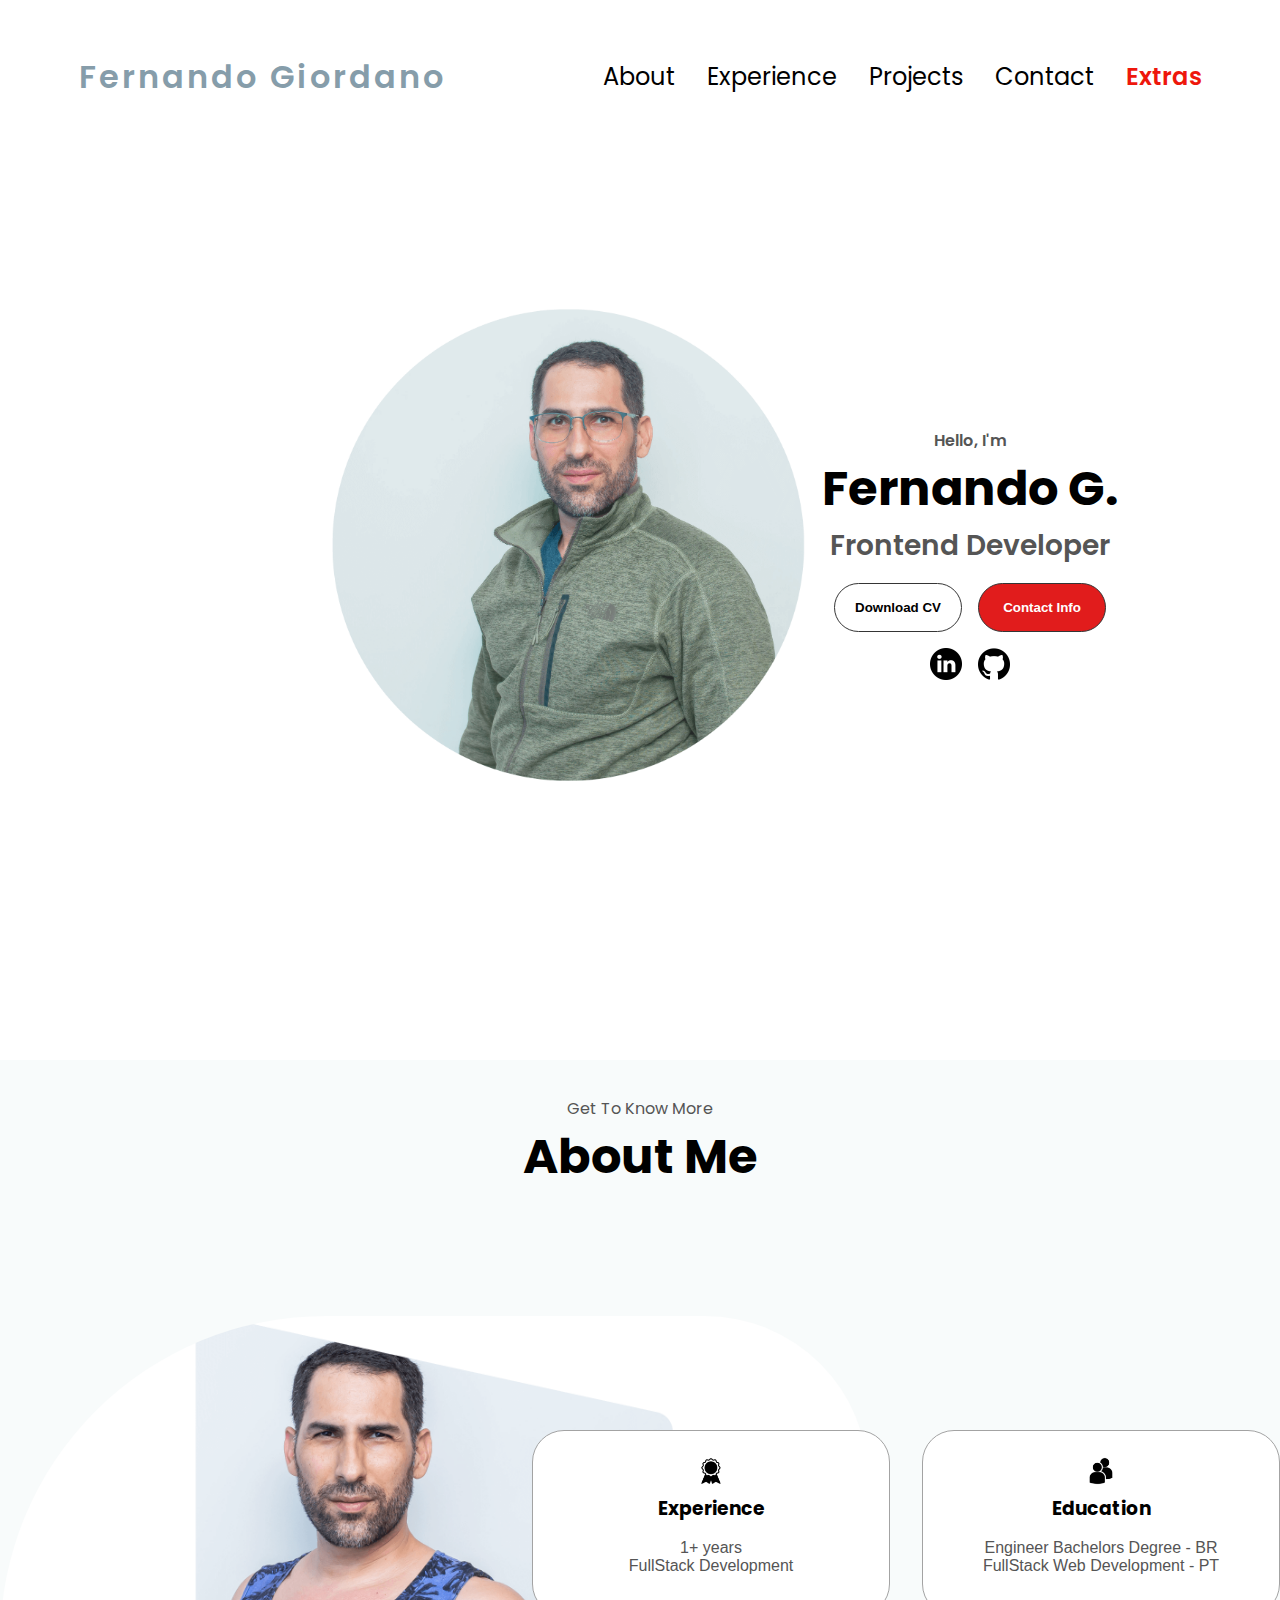
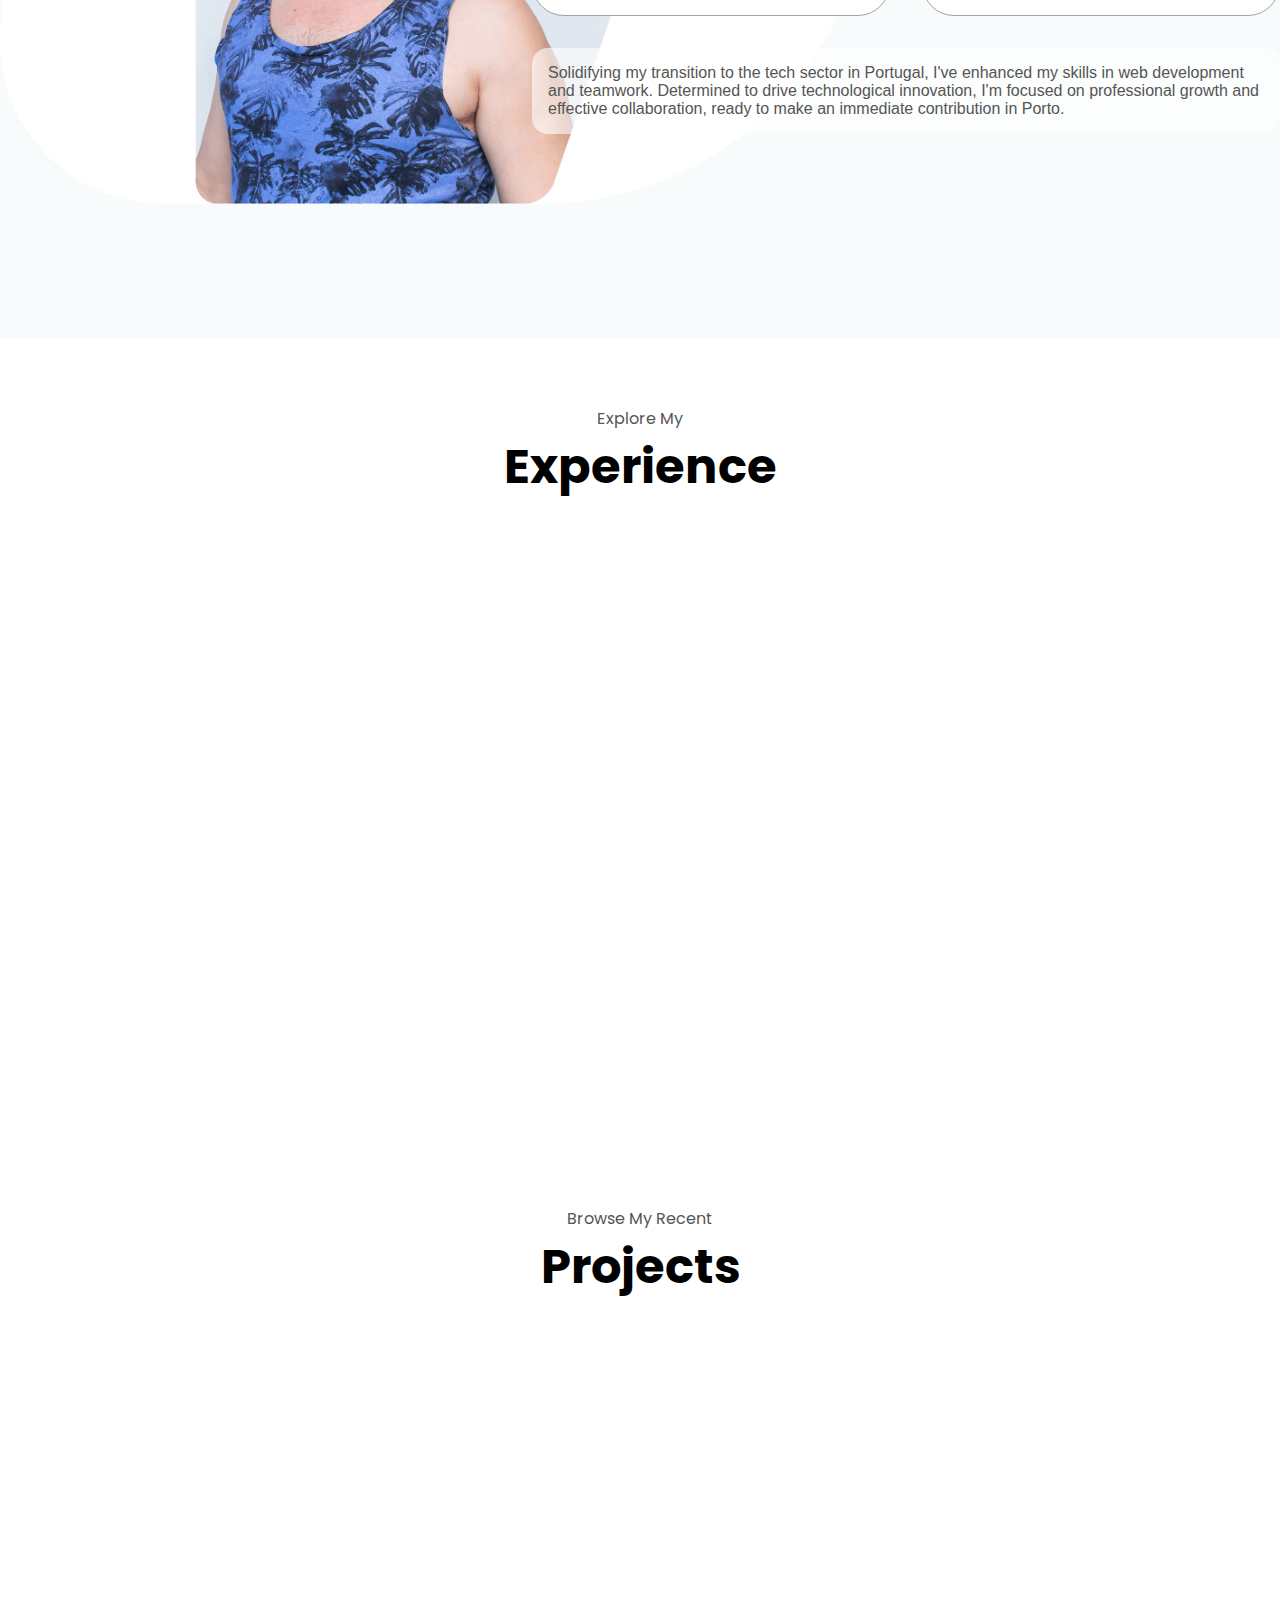
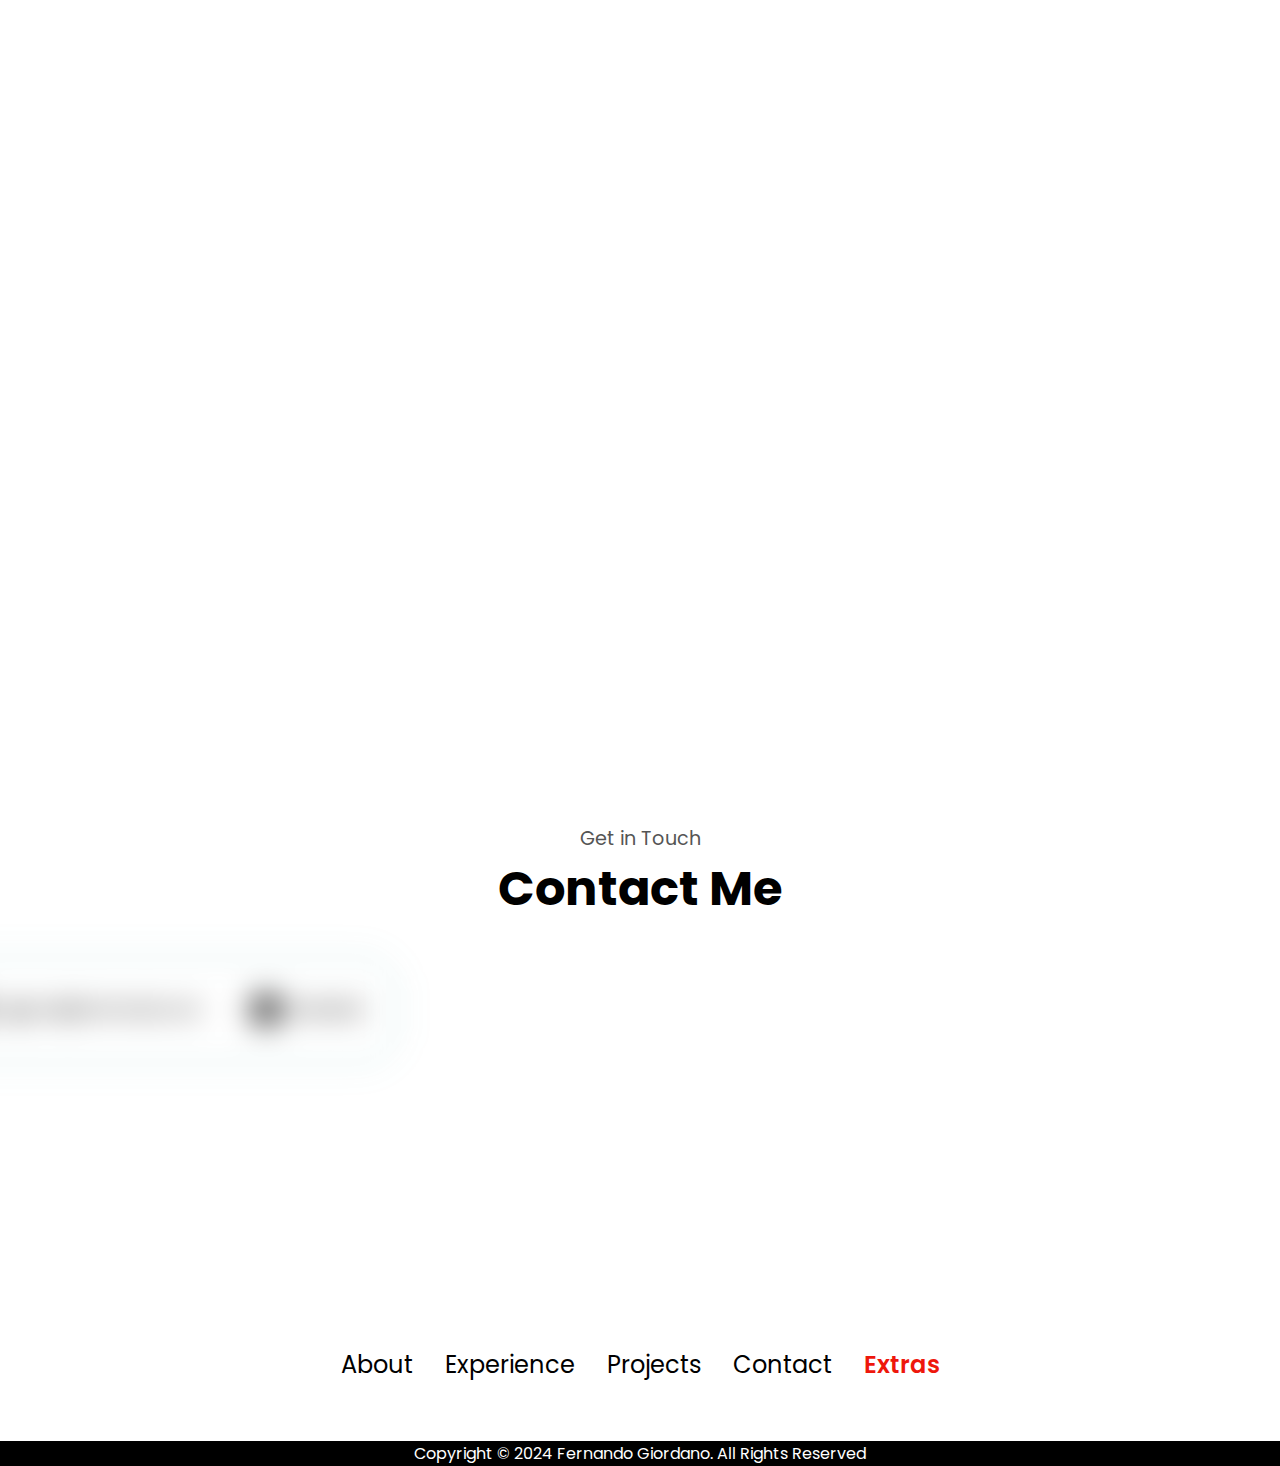
<file: index.html>
<!DOCTYPE html>
<html lang="en">

<head>
  <meta charset="UTF-8" />
  <meta name="viewport" content="width=device-width, initial-scale=1.0" />
  <link rel="stylesheet" href="style.css" />

  <link rel="stylesheet" href="mediaqueries.css" media="all" />
  <title>Portfolio</title>
</head>

<body>
  <nav id="desktop-nav">
    <div class="logo">Fernando Giordano</div>
    <div>
      <ul class="nav-links">
        <li><a href="#about">About</a></li>
        <li><a href="#experience">Experience</a></li>
        <li><a href="#projects">Projects</a></li>
        <li><a href="#contact">Contact</a></li>
        <li><a style="color: rgb(238, 23, 12); font-weight: 600;" href="./extras.html">Extras</a></li>
      </ul>
    </div>
  </nav>
  <nav id="hamburger-nav">
    <div class="logo">FG.</div>
    <div class="hamburger-menu">
      <div class="hamburger-icon" onclick="toggleMenu()">
        <span></span>
        <span></span>
        <span></span>
      </div>
      <div class="menu-links">
        <li><a href="#about" onclick="toggleMenu()">About</a></li>
        <li><a href="#experience" onclick="toggleMenu()">Experience</a></li>
        <li><a href="#projects" onclick="toggleMenu()">Projects</a></li>
        <li><a href="#contact" onclick="toggleMenu()">Contact</a></li>
        <li><a href="./extras.html" onclick="toggleMenu()">Extras</a></li>
      </div>
    </div>
  </nav>
  <section id="profile">
    <div class="section__pic-container">
      <img src="./assets/profileFQ_pic.png" alt="Fernando Giordano" class="pic" />
    </div>
    <div class="section__text">
      <p class="section__text__p1">Hello, I'm</p>
      <h1 class="tittle">Fernando G.</h1>
      <p class="section__text__p2">Frontend Developer</p>
      <div class="btn-container">
        <button class="btn btn-color-2" onclick="window.open('./assets/resume.pdf')">
          Download CV
        </button>
        <button class="btn btn-color-1" onclick="location.href='./#contact'">
          Contact Info
        </button>
      </div>
      <div id="socials-container">
        <img src="./assets/linkedin.png" alt="My LinkedIn profile" class="icon"
          onclick="location.href='https://www.linkedin.com/in/fernando-g-tech/'" />
        <img src="./assets/github.png" alt="My Github profile" class="icon"
          onclick="location.href='https://github.com/fqgiord/'" />
      </div>
    </div>
  </section>
  <section id="about">
    <p class="section__text__p1">Get To Know More</p>
    <h1 class="tittle">About Me</h1>
    <div class="section-container">
      <div class="section__pic-container">
        <img src="./assets/about-picfqg3.png" alt="Profile picture" class="about-pic" />
      </div>
      <div class="about-details-container">
        <div class="about-containers">
          <div class="details-container">
            <img src="./assets/experience.png" alt="Experience icon" class="icon" />
            <h3>Experience</h3>
            <p>1+ years <br />FullStack Development</p>
          </div>
          <div class="details-container">
            <img src="./assets/education.png" alt="Education icon" class="icon" />
            <h3>Education</h3>
            <p>
              Engineer Bachelors Degree - BR<br />FullStack Web Development -
              PT
            </p>
          </div>
        </div>
        <div class="text-container">
          <p>
            Solidifying my transition to the tech sector in Portugal, I've
            enhanced my skills in web development and teamwork. Determined to
            drive technological innovation, I'm focused on professional growth
            and effective collaboration, ready to make an immediate
            contribution in Porto.
          </p>
        </div>
      </div>
    </div>
    <!-- <img
        src="./assets/arrow.png"
        alt="Arrow icon"
        class="icon arrow"
        onclick="location.href='./#experience'"
      /> -->
  </section>
  <section id="experience">
    <p class="section__text__p1">Explore My</p>
    <h1 class="tittle">Experience</h1>
    <div class="experience-details-container">
      <div class="about-containers">
        <div class="details-container">
          <h2 class="experience-sub-tittle">Frontend Development</h2>
          <div class="article-container">
            <article>
              <img src="./assets/checkmark.png" alt="Experience icon" class="icon" />
              <div>
                <h3>HTML</h3>
                <p>Experienced</p>
              </div>
            </article>
            <article>
              <img src="./assets/checkmark.png" alt="Experience icon" class="icon" />
              <div>
                <h3>CSS</h3>
                <p>Experienced</p>
              </div>
            </article>
            <article>
              <img src="./assets/checkmark.png" alt="Experience icon" class="icon" />
              <div>
                <h3>JavaScript</h3>
                <p>Basic</p>
              </div>
            </article>
            <article>
              <img src="./assets/checkmark.png" alt="Experience icon" class="icon" />
              <div>
                <h3>Bootstrap</h3>
                <p>Basic</p>
              </div>
            </article>
            <article>
              <img src="./assets/checkmark.png" alt="Experience icon" class="icon" />
              <div>
                <h3>TypeScript</h3>
                <p>Basic</p>
              </div>
            </article>
            <article>
              <img src="./assets/checkmark.png" alt="Experience icon" class="icon" />
              <div>
                <h3>React</h3>
                <p>Basic</p>
              </div>
            </article>
          </div>
        </div>
        <div class="details-container">
          <h2 class="experience-sub-tittle">Backend Development</h2>
          <div class="article-container">
            <article>
              <img src="./assets/checkmark.png" alt="Experience icon" class="icon" />
              <div>
                <h3>Python</h3>
                <p>Intermediate</p>
              </div>
            </article>
            <article>
              <img src="./assets/checkmark.png" alt="Experience icon" class="icon" />
              <div>
                <h3>Flask</h3>
                <p>Basic</p>
              </div>
            </article>
            <article>
              <img src="./assets/checkmark.png" alt="Experience icon" class="icon" />
              <div>
                <h3>Java</h3>
                <p>Intermediate</p>
              </div>
            </article>
            <article>
              <img src="./assets/checkmark.png" alt="Experience icon" class="icon" />
              <div>
                <h3>Node JS</h3>
                <p>Intermediate</p>
              </div>
            </article>
            <article>
              <img src="./assets/checkmark.png" alt="Experience icon" class="icon" />
              <div>
                <h3>MySQL</h3>
                <p>Intermediate</p>
              </div>
            </article>
            <article>
              <img src="./assets/checkmark.png" alt="Experience icon" class="icon" />
              <div>
                <h3>Git</h3>
                <p>Intermediate</p>
              </div>
            </article>
          </div>
        </div>
      </div>
    </div>
    <!-- <img
        src="./assets/arrow.png"
        alt="Arrow icon"
        class="icon arrow"
        onclick="location.href='./#projects'"
      /> -->
  </section>
  <section id="projects">
    <p class="section__text__p1">Browse My Recent</p>
    <h1 class="tittle">Projects</h1>
    <div class="experience-details-container">
      <div class="about-containers">
        <div class="details-container color-container">
          <div class="article-container">
            <img src="./assets/todo_list.png" alt="Project One" class="project-img" />
          </div>
          <h2 class="experience-sub-tittle project-tittle">
            ToDo List - React
          </h2>
          <div class="btn-container">
            <button class="btn btn-color-2 project-btn" onclick="location.href='https://github.com/fqgiord/ToDo_List'">
              Github
            </button>
            <button class="btn btn-color-2 project-btn" onclick="location.href='https://github.com/'">
              Live Demo
            </button>
          </div>
        </div>
        <div class="details-container color-container">
          <div class="article-container">
            <img src="./assets/img2.png" alt="Project Two" class="project-img" />
          </div>
          <h2 class="experience-sub-tittle project-tittle">ecommerce</h2>
          <div class="btn-container">
            <button class="btn btn-color-2 project-btn"
              onclick="location.href='https://github.com/fqgiord/ecommerce/tree/main'">
              Github
            </button>
            <button class="btn btn-color-2 project-btn" onclick="location.href='https://github.com/'">
              Live Demo
            </button>
          </div>
        </div>
        <div class="details-container color-container">
          <div class="article-container">
            <img src="./assets/comming soon.png" alt="Project 3" class="project-img" />
          </div>
          <h2 class="experience-sub-tittle project-tittle">Project Three</h2>
          <div class="btn-container">
            <button class="btn btn-color-2 project-btn" onclick="location.href='https://github.com/'">
              Github
            </button>
            <button class="btn btn-color-2 project-btn" onclick="location.href='https://github.com/'">
              Live Demo
            </button>
          </div>
        </div>
      </div>
    </div>
    <!-- <img
        src="./assets/arrow.png"
        alt="Arrow icon"
        class="icon arrow"
        onclick="location.href='./#projects'"
      /> -->
  </section>
  <section id="contact">
    <p class="section__text_p1">Get in Touch</p>
    <h1 class="tittle">Contact Me</h1>
    <div class="contact-info-upper-container">
      <div class="contact-info-container">
        <img src="./assets/email.png" alt="Email icon" class="icon contact-icon email-icon" />
        <p><a href="mailto:fqgiord@hotmail.com">fqgiord@hotmail.com</a></p>
      </div>
      <div class="contact-info-container">
        <img src="./assets/linkedin.png" alt="LinkedIn icon" class="icon contact-icon" />
        <p><a href="https://www.linkedin.com">LinkedIn</a></p>
      </div>
    </div>
  </section>
  <footer>
    <nav>
      <div class="nav-links-container">
        <ul class="nav-links">
          <li><a href="#about">About</a></li>
          <li><a href="#experience">Experience</a></li>
          <li><a href="#projects">Projects</a></li>
          <li><a href="#contact">Contact</a></li>
          <li><a style="color: rgb(238, 23, 12); font-weight: 600;" href="./extras.html" href="#extras">Extras</a></li>
        </ul>
      </div>
    </nav>
    <p>Copyright &#169; 2024 Fernando Giordano. All Rights Reserved</p>
  </footer>
  <script src="script.js"></script>
</body>

</html>
</file>
<file: style.css>
/* General */

@import url("https://fonts.googleapis.com/css2?family=Poppins:ital,wght@0,100;0,200;0,300;0,400;0,500;0,600;0,700;0,800;0,900;1,100;1,200;1,300;1,400;1,500;1,600;1,700;1,800;1,900&display=swap");

* {
  margin: 0;
  padding: 0;
}

body {
  font-family: "Poppins", sans-serif;
}

html {
  scroll-behavior: smooth;
}

p {
  color: rgb(85, 85, 85);
}

/* transition */

a,
.btn {
  transition: all 300ms ease;
}

/* DESKTOP NAV */

nav,
.nav-links {
  display: flex;
}

nav {
  justify-content: space-around;
  align-items: center;
  height: 17vh;
}

.nav-links {
  gap: 2rem;
  list-style: none;
  font-size: 1.5rem;
}

a {
  color: black;
  text-decoration: none;
  text-decoration-color: rgb(248, 248, 250);
}

a:hover {
  color: rgb(108, 108, 108);
  text-decoration: underline;
  text-underline-offset: 1rem;
  text-decoration-color: rgba(161, 187, 198, 0.1);
  color: rgba(161, 187, 198, 0.9);
  font-weight: 700;
}

.logo {
  font-size: 2rem;
  font-weight: 600;
  color: #869daa;
  letter-spacing: 3px;
}

.logo:hover {
  cursor: default;
}

/* HAMBURGER MENU  */

#hamburger-nav {
  display: none;
}

.hamburger-menu {
  position: relative;
  display: inline-block;
}

.hamburger-icon {
  display: flex;
  flex-direction: column;
  justify-content: space-between;
  height: 24px;
  width: 30px;
  cursor: pointer;
}

.hamburger-icon span {
  width: 100%;
  height: 2px;
  background-color: black;
  transition: all 0.3 ease-in-out;
}

.menu-links {
  position: absolute;
  top: 100%;
  right: 0;
  background-color: rgba(255, 255, 255, 0.6);
  width: fit-content;
  max-height: 0;
  overflow: hidden;
  transition: all 0.3 ease-in-out;
  border-style: solid;
  border-top: 0;
  border-bottom: 0;
  border-left: 0;
  border-width: 0.19rem;
  border-color: rgba(13, 13, 13);
}

.menu-links a {
  font-family: "Segoe UI", Tahoma, Geneva, Verdana, sans-serif;
  font-weight: 300;
  display: block;
  padding: 10px;
  text-align: center;
  font-size: 1.5rem;
  color: black;
  text-decoration: none;
  transition: all 0.3 ease-in-out;
}

.menu-links a:hover {
  background-color: rgba(161, 187, 198, 0.6);
  color: white;
}

.menu-links li {
  list-style: none;
}

.menu-links.open {
  max-height: 300px;
}

.hamburger-icon.open span:first-child {
  transform: rotate(45deg) translate(10px, 5px);
}
.hamburger-icon.open span:nth-child(2) {
  opacity: 0;
}
.hamburger-icon.open span:last-child {
  transform: rotate(-45deg) translate(10px, -5px);
}

.hamburger-icon span:first-child {
  transform: none;
}
.hamburger-icon span:first-child {
  opacity: 1;
}
.hamburger-icon span:first-child {
  transform: none;
}

/* SECTIONS */

section {
  /* background-color: aqua; */
  padding-top: 4vh;
  height: 96vh;
  /* margin: 0 10rem; */
  box-sizing: border-box;
  min-height: fit-content;
}

/* PROFILE SECTION */

.section-container {
  display: flex;
}

.section__pic-container {
  display: flex;
  height: 300px;
  width: 300px;
  margin: auto 0;
}
/* 
.pic {
  border-radius: 8% 88% 20% 150%;
} */

#profile {
  display: flex;
  justify-content: center;
  gap: 10rem;
  height: 80vh;
}

.section__text {
  margin-top: 1.5rem;
  margin-bottom: 5px;
  align-self: center;
  text-align: center;
}

.section__text p {
  font-weight: 600;
}

.section__text__p1 {
  text-align: center;
}

.section__text__p2 {
  font-size: 1.75rem;
  margin-bottom: 1rem;
}

.tittle {
  font-size: 3rem;
  text-align: center;
}

#socials-container {
  display: flex;
  justify-content: center;
  margin-top: 1rem;
  gap: 1rem;
}

/* ICONS */
.icon {
  cursor: pointer;
  height: 2rem;
}

/* BUTTONS */

.btn-container {
  display: flex;
  justify-content: center;
  gap: 1rem;
}

.btn {
  font-weight: 600;
  transition: all 300ms ease;
  padding: 1rem;
  width: 8rem;
  border-radius: 2rem;
}

.btn-color-1,
.btn-color-2 {
  border: rgb(53, 53, 53) 0.1rem solid;
}

.btn-color-1:hover,
.btn-color-2:hover {
  cursor: pointer;
}

.btn-color-1,
.btn-color-2:hover {
  background-color: rgb(225, 28, 28);
  color: white;
}

.btn-color-1:hover {
  background-color: rgb(0, 0, 0);
}

.btn-color-2 {
  background: none;
}
.btn-color-2:hover {
  border: rgb(255, 255, 255) 0.1rem solid;
}

.btn-container {
  gap: 1rem;
}

/* SECTION ABOUT */

#about {
  background-color: rgba(244, 248, 248, 0.6);
}

#about {
  position: relative;
  z-index: -1;
  bottom: -4rem;
}

.about-containers {
  gap: 2rem;
  margin-bottom: 2rem;
  margin-top: 2rem;
}

/* Aplicando efeitos na section about */
/* **************************************************** */
.about-details-container {
  /* background-color: aqua; */
  justify-content: center;
  flex-direction: column;
  /* filter: blur(15px); */
  transition: all 2s;
  transform: translateX(0%);
}

.show {
  transform: translateX(-50%);
  filter: blur(0px);
  transition: all 2s;
}

/* ************************************* */

.about-details-container p {
  background-color: rgba(255, 255, 255, 0.6);
  font-family: "Segoe UI", Tahoma, Geneva, Verdana, sans-serif;
  justify-content: center;
  flex-direction: column;
  border-radius: 1rem;
  padding: 1rem;
}

.about-containers,
.about-details-container {
  display: flex;
}

.about-pic {
  border-radius: 90rem 45rem 90rem;
  margin-bottom: 12px;
  z-index: -1;
}

.details-container {
  background-color: rgb(248, 57, 19);
  padding: 1.5rem;
  flex: 1;
  background: white;
  color: black;
  border-radius: 2rem;
  border: rgb(53, 53, 53) 0.1rem solid;
  border-color: rgb(163, 163, 163);
  text-align: center;
  /* opacity: 100%; */
}

.section-container {
  gap: 2rem;
  height: 90%;
}

.section__pic-container {
  height: 500px;
  width: 500px;
  margin: auto 0;
}
 

/* EXPERIENCE SECTION */
#experience {
  /* background-color: aqua; */
  margin: 2rem;
  position: relative;
  bottom: -4rem;
}

.experience-sub-tittle {
  color: rgb(85, 85, 85);
  font-weight: 600;
  font-size: 1.75rem;
  margin-bottom: 2rem;
}

.experience-details-container {
  opacity: 0;
  filter: blur(15px);
  transition: all 2s;
  transform: translateX(-100%);
  display: flex;
  justify-content: center;
  flex-direction: column;
}

.show {
  transform: translateX(0);
  opacity: 1;
  filter: blur(0px);
  transition: all 2s;
}

.article-container {
  display: flex;
  text-align: initial;
  flex-wrap: wrap;
  flex-direction: row;
  gap: 2.5rem;
  justify-content: space-around;
}

article {
  display: flex;
  width: 10rem;
  gap: 0.5rem;
}

.article .icon {
  cursor: default;
}

/* PROJECTS SECTION */

#projects {
  margin: 2rem;
  position: relative;
  top: -2rem;
}

.color-container {
  border-color: rgb(163, 163, 163);
  background-color: rgb(250, 250, 250);
}

.project-img {
  border-radius: 2rem;
  width: 90%;
  height: 90%;
}

.project-tittle {
  margin: 1rem;
  color: black;
}

.project-btn {
  color: black;
  border-color: rgb(163, 163, 163);
}

/* CONTACT */

#contact {
  margin: 2rem;
  display: flex;
  justify-content: center;
  flex-direction: column;
  height: 70vh;
  margin-top: 30rem;
  /* background-color: aqua; */
}

.section__text_p1 {
  font-size: 1.2rem;
  display: flex;
  justify-content: center;
}

.contact-info-upper-container {
  display: flex;
  justify-content: center;
  border-radius: 2rem;
  border: rgb(53, 53, 53) 0.1rem solid;
  border-color: rgb(53, 163, 163);
  background: 250, 250, 250;
  margin: 2rem auto;
  padding: 0.5rem;
  filter: blur(15px);
  transition: all 4s;
  transform: translateX(-100%);
  z-index: -1;
}

.show {
  transform: translateX(0);
  opacity: 1;
  filter: blur(0px);
  transition: all 2s;
}

.contact-info-container {
  display: flex;
  align-items: center;
  padding: 0.5rem;
  justify-content: center;
  gap: 0.5rem;
  margin: 1rem;
}

.contact-info-container p {
  font-size: larger;
}

.contact-icon {
  cursor: default;
}

.email-icon {
  height: 2.5rem;
}

/* FOOTER SECTION */

footer {
  height: 26vh;
  margin: 0 1rem;
  margin-top: -5rem;
  z-index: 2;
}

footer p {
  text-align: center;
  color: white;
  background-color: black;
}
</file>
<file: mediaqueries.css>
@media screen and (max-width: 1300px) {
  #profile {
    height: 83vh;
    margin-bottom: 6rem;
  }

  #contact,
  .info-uper-container {
    /* background-color: blueviolet; */
    margin-top: 10rem;
    display: flex;
  }

  .about-containers {
    flex-wrap: wrap;
  }

  #hamburger-nav {
    display: none;
  }

  #contact,
  .info-uper-container {
    /* background-color: yellow; */
    margin-top: 10rem;
    display: flex;
  }

  footer {
    /* background-color: aqua; */
    height: 10vh;
    margin: 0%;
  }
}

@media screen and (max-width: 1200px) {
  #desktop-nav {
    display: none;
  }
  #hamburger-nav {
    display: flex;
  }
  #experience,
  .experience-details-container {
    margin-top: 2rem;
    margin: 5rem;
  }
  #profile,
  .section-container {
    margin: 5rem;
    display: block;
  }
  #projects,
  .section-container {
    top: 5vh;
    display: block;
  }
  #contact,
  .info-upper-container {
    display: flex;
  }

  section,
  .section-container {
    height: fit-content;
  }
  section {
    margin: 0 5%;
  }
  .section__pic-container {
    width: 275px;
    height: 275px;
    margin: 0 auto 2 rem;
  }



  .about-containers {
    margin-top: 0;
  }
  footer {
    /* background-color: aqua; */
    height: 10vh;
    margin: 0%;
  }
}

@media screen and (max-width: 600px) {
  footer {
    background-color: rgb(239, 243, 243);
    height: 30vh;
    margin: 0%;
  }
  #profile {
    height: 83vh;
    margin-bottom: -10vh;
  }
  #projects {
    margin-top: 10vh;
    /* margin-bottom: 40vh; */
  }
  article {
    font-size: 1rem;
  }

  #contact,
  .info-upper-container {
    display: flex;
    /* margin-bottom: 25rem; */
    display: flex;
  }

  footer nav {
    height: fit-content;
    margin-bottom: 2rem;
    margin-top: 5rem;
    z-index: 1;
  }
  .about-containers,
  .contact-info-upper-container,
  .btn-container {
    margin-top: 1rem;
    flex-wrap: wrap;
  }

  .contact-info-container {
    margin: 0;
  }

  .contact-info-container p,
  .nav-links li a {
    font-size: 1rem;
  }

  .experience-sub-tittle {
    font-size: 1.25rem;
  }

  .logo {
    font-size: 1.5rem;
  }

  .nav-links {
    flex-direction: column;
    gap: 0.5rem;
    text-align: center;
  }

  .section__pic-container {
    width: auto;
    height: 46vw;
    justify-content: center;
  }

  .section__text__p2 {
    font-size: 2rem;
  }
  .tittle {
    font-size: 2rem;
  }

  .text-container {
    text-align: justify;
  }
}

@media screen and (max-width: 400px) {
  .about-containers,
  .contact-info-upper-container,
  .btn-container {
    margin-top: 15rem;
    flex-wrap: wrap;
    width: fit-content;
    margin: 2rem;
  }

  #profile {
    height: 83vh;
    margin-bottom: -10vh;
  }
  article {
    font-size: 1rem;
  }

  #projects {
    /* opacity: 38%; */
    height: 83vh;
    background-color: yellow;
    margin-top: 20px;
    margin-bottom: 60vh;
  }

  #contact {
    justify-content: center;
    /* flex-wrap: wrap; */
    margin-top: 70rem;
    margin-bottom: -8rem;
  }

  .logo {
    font-size: 1.5rem;
    font-weight: 600;
  }
  .section__text__p2 {
    font-size: 1.5rem;
  }
  .section__pic-container {
    width: auto;
    height: 46vw;
    justify-content: center;
  }
  .text-container {
    margin: 1rem;
    margin-top: -1rem;
    text-align: justify;
  }

  .experience-sub-tittle {
    font-size: 1.25rem;
  }

  .tittle {
    font-size: 2rem;
  }

  footer nav {
    /* height: fit-content; */
    margin-bottom: 1rem;
    margin-top: 5rem;
    z-index: 1;
  }

  .nav-links {
    flex-direction: column;
    /* gap: 0.5rem; */
    text-align: center;
    font-size: 1em;
    font-weight: 700;
    font-family: "Segoe UI", Tahoma, Geneva, Verdana, sans-serif;
  }

  .contact-info-container p,
  .nav-links li a {
    font-size: 0.8rem;
  }

  footer p {
    font-size: 0.7rem;
    /* margin-bottom: -60rem; */
    /* align-items: end; */
  }
}
</file>
